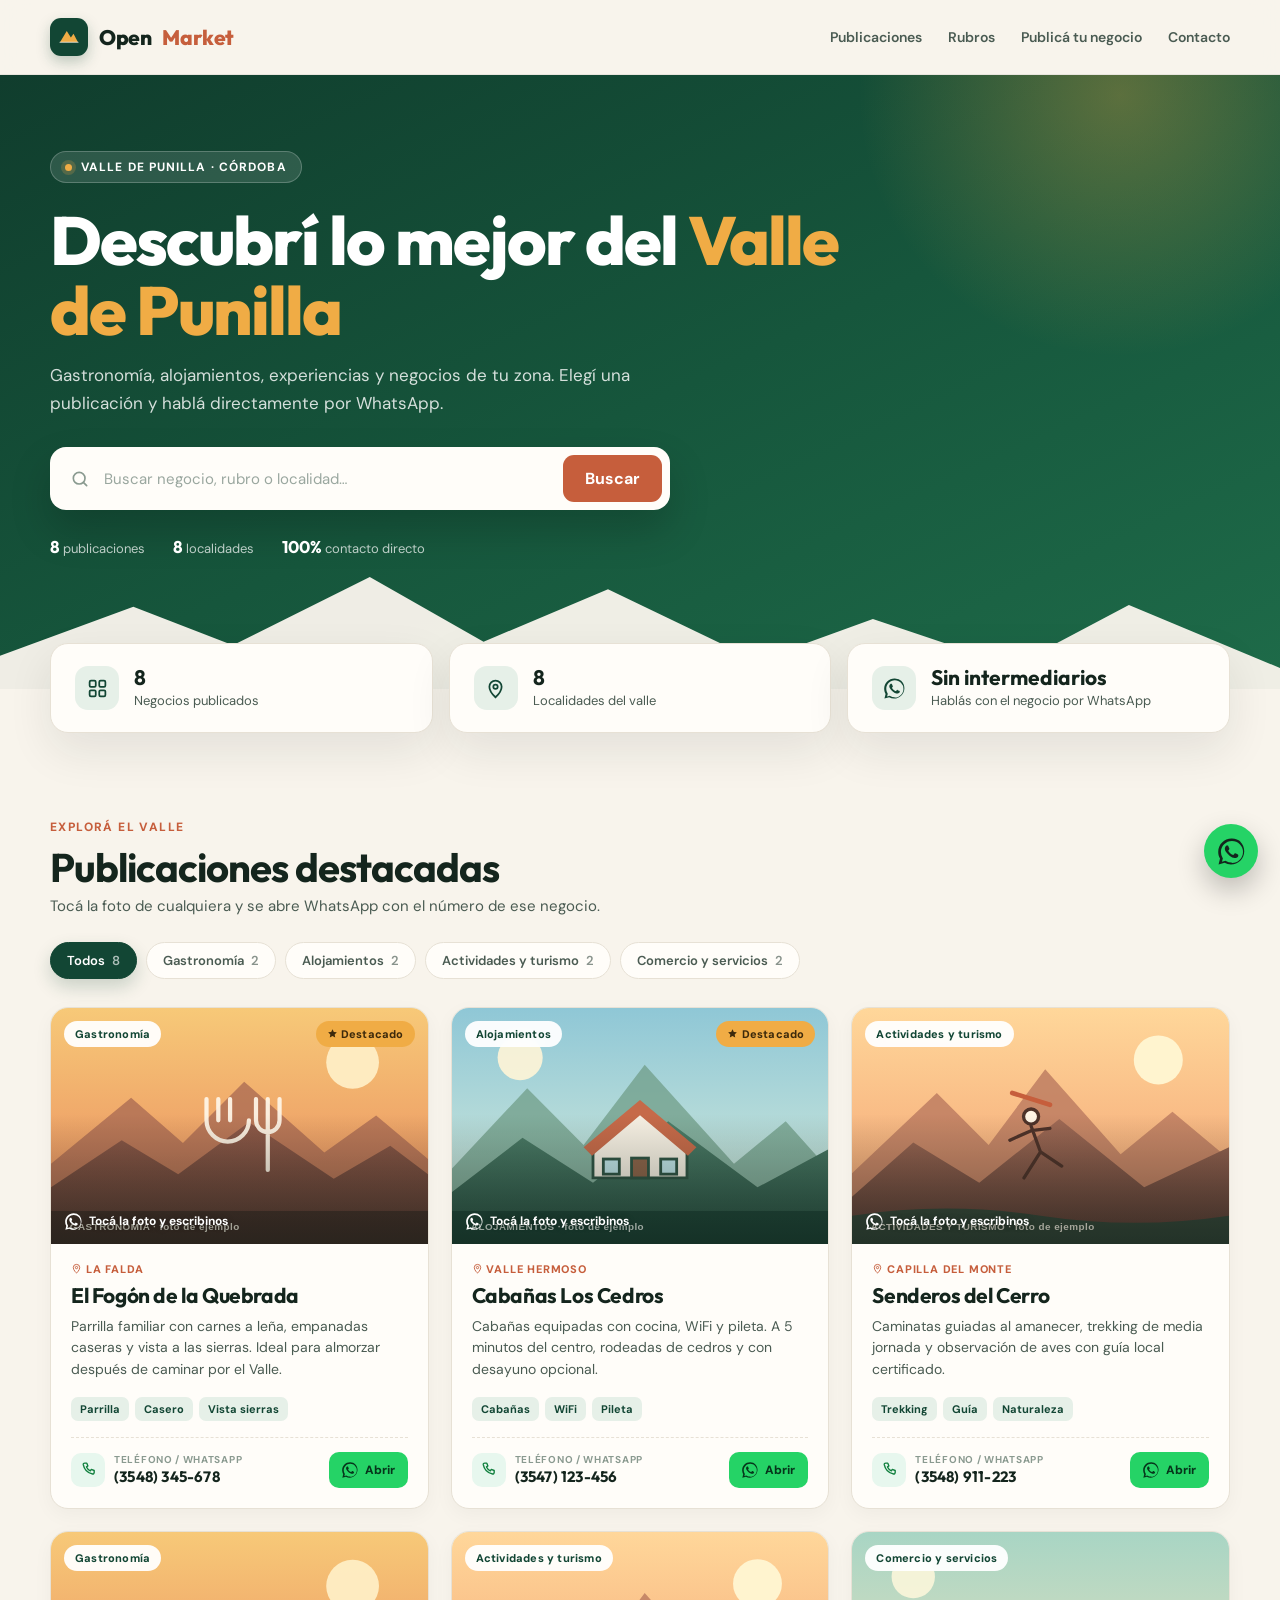
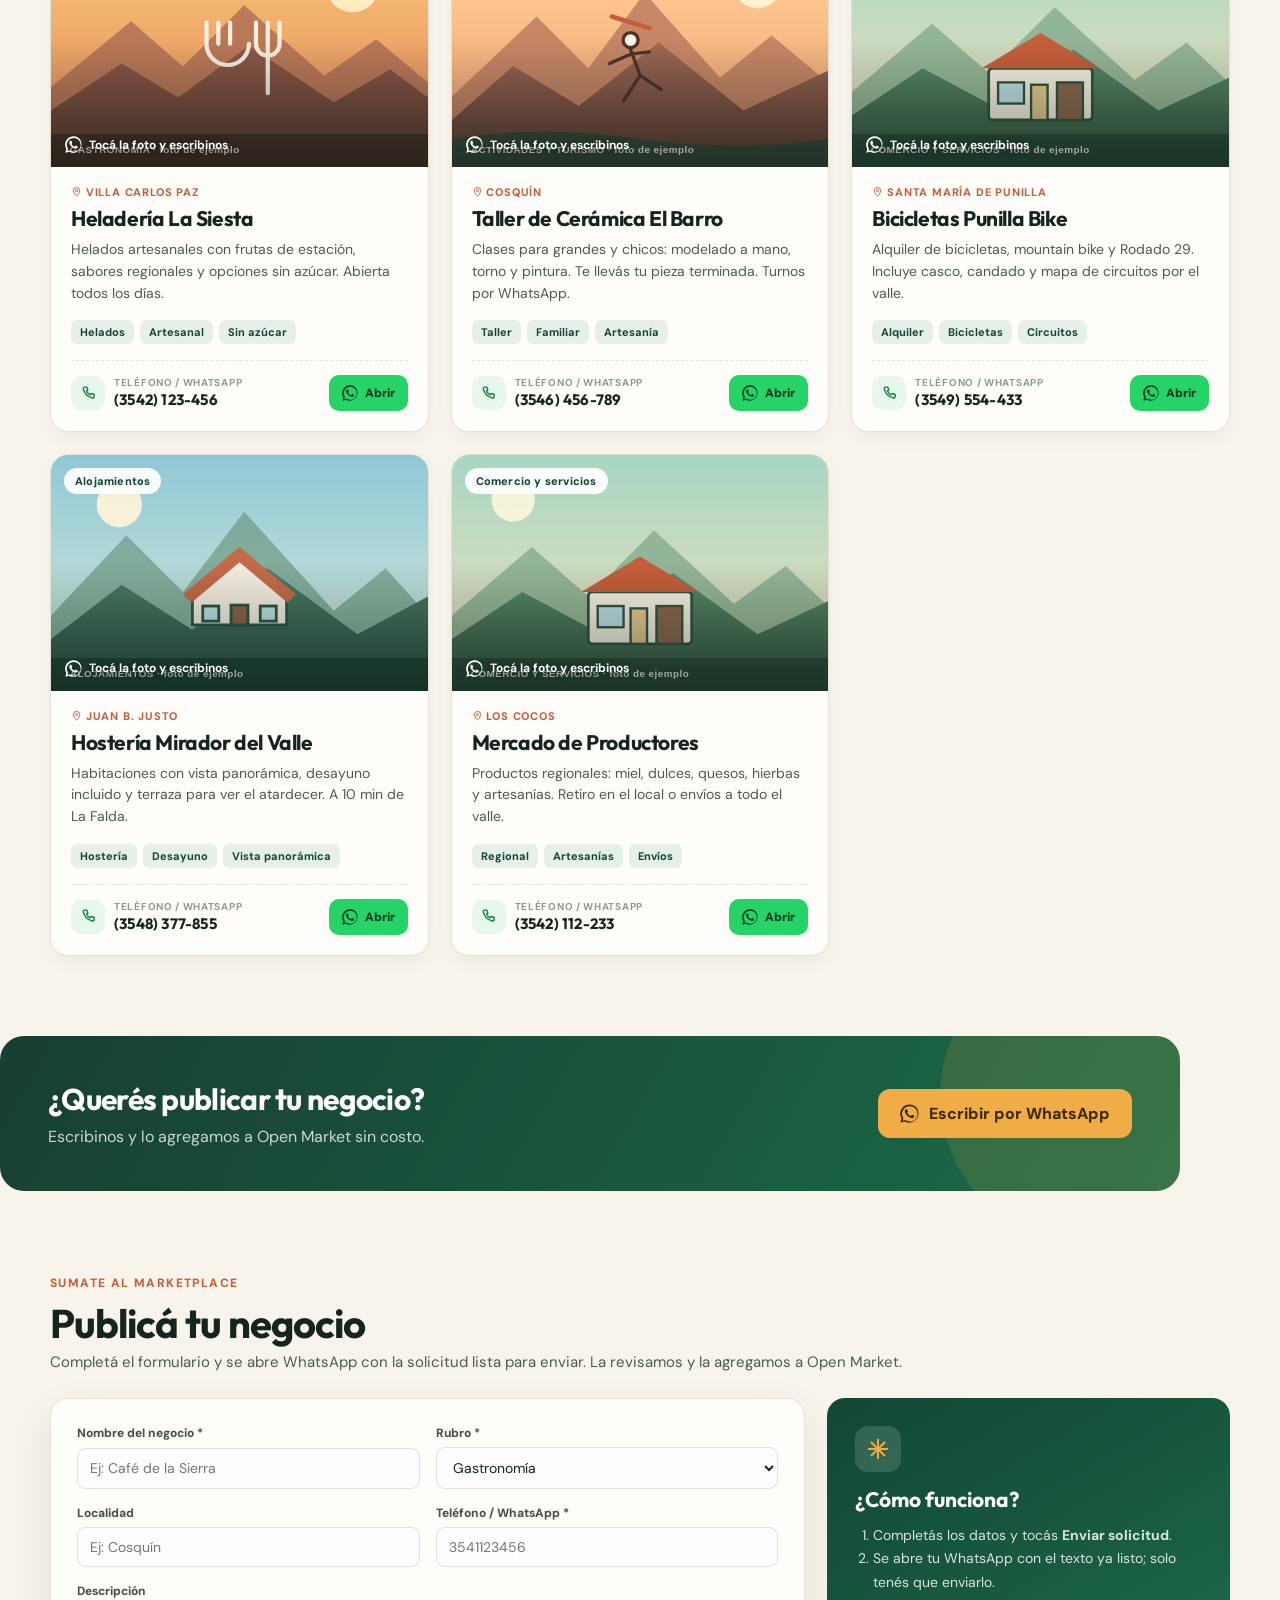
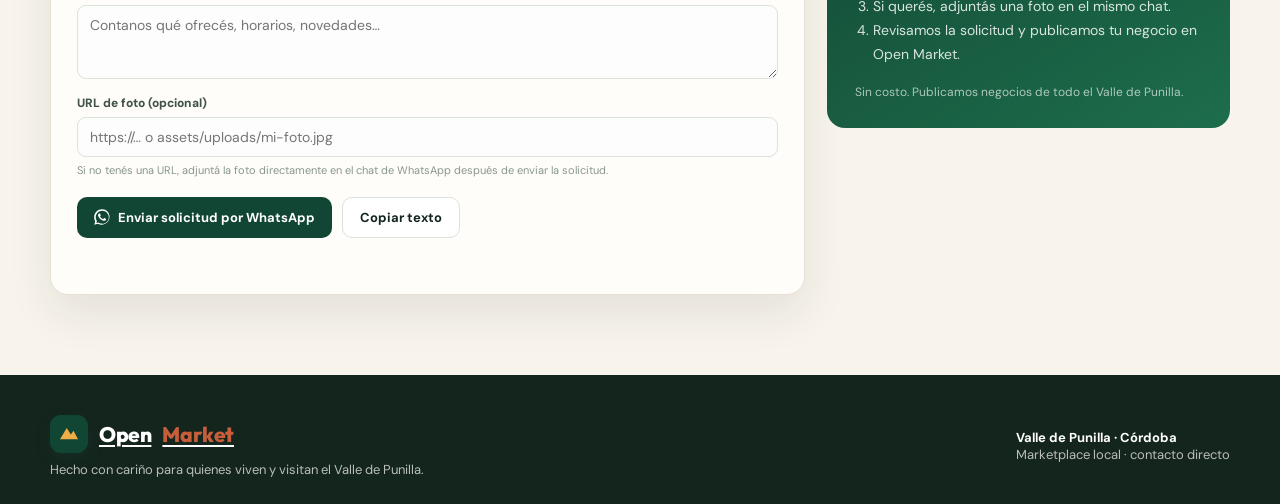
<file: index.html>
<!doctype html>
<html lang="es">
<head>
  <meta charset="utf-8">
  <meta name="viewport" content="width=device-width, initial-scale=1">
  <title>Open Market · Valle de Punilla</title>
  <meta name="description" content="Gastronomía, alojamientos, experiencias y negocios del Valle de Punilla, Córdoba. Contacto directo por WhatsApp.">
  <meta property="og:title" content="Open Market · Valle de Punilla">
  <meta property="og:description" content="Lo mejor del valle, a un toque de distancia.">
  <meta property="og:type" content="website">
  <link rel="icon" href="data:image/svg+xml,%3Csvg xmlns='http://www.w3.org/2000/svg' viewBox='0 0 64 64'%3E%3Crect width='64' height='64' rx='16' fill='%23124634'/%3E%3Cpath d='M10 44 26 20l10 14 7-9 11 19z' fill='%23f0ac45'/%3E%3C/svg%3E">
  <link rel="stylesheet" href="assets/styles.css?v=2">
</head>
<body>
  <svg style="display:none" aria-hidden="true">
    <symbol id="i-search" viewBox="0 0 24 24"><circle cx="11" cy="11" r="7" fill="none" stroke="currentColor" stroke-width="2"/><path d="m20 20-4-4" stroke="currentColor" stroke-width="2" stroke-linecap="round"/></symbol>
    <symbol id="i-wa" viewBox="0 0 24 24"><path fill="currentColor" d="M20.52 3.77A11.86 11.86 0 0 0 12.05.5C5.5.5.2 5.8.2 12.35c0 2.09.55 4.13 1.6 5.93L.5 23.5l5.35-1.4a11.8 11.8 0 0 0 5.6 1.43h.01c6.55 0 11.85-5.3 11.85-11.85 0-3.17-1.24-6.15-3.49-8.39zm-8.47 18.1h-.01a9.8 9.8 0 0 1-4.99-1.37l-.36-.21-3.17.83.84-3.09-.24-.32a9.78 9.78 0 0 1-1.5-5.22c0-5.4 4.4-9.8 9.81-9.8 2.62 0 5.08 1.02 6.93 2.87a9.75 9.75 0 0 1 2.87 6.94c0 5.41-4.4 9.79-9.81 9.79zm5.38-7.33c-.29-.15-1.72-.85-1.99-.94-.27-.1-.47-.15-.67.15-.2.29-.76.94-.94 1.13-.17.2-.35.22-.64.07-.29-.15-1.23-.45-2.35-1.45-.87-.77-1.45-1.73-1.62-2.02-.17-.29-.02-.44.13-.59.13-.13.29-.35.44-.52.15-.17.2-.29.29-.49.1-.2.05-.37-.02-.52-.07-.15-.67-1.61-.92-2.2-.24-.58-.49-.5-.67-.51h-.57c-.2 0-.52.07-.79.37-.27.29-1.04 1.01-1.04 2.47s1.06 2.86 1.21 3.05c.15.2 2.09 3.19 5.06 4.47.71.3 1.26.49 1.69.63.71.22 1.36.19 1.87.12.57-.09 1.72-.7 1.96-1.38.24-.68.24-1.26.17-1.38-.07-.12-.27-.2-.56-.35z"/></symbol>
    <symbol id="i-phone" viewBox="0 0 24 24"><path fill="none" stroke="currentColor" stroke-width="2" stroke-linecap="round" stroke-linejoin="round" d="M6.6 3h3l1.5 4-2 1.4a12 12 0 0 0 5.5 5.5l1.4-2 4 1.5v3a2 2 0 0 1-2.2 2A16.8 16.8 0 0 1 4.6 5.2 2 2 0 0 1 6.6 3z"/></symbol>
    <symbol id="i-pin" viewBox="0 0 24 24"><path fill="none" stroke="currentColor" stroke-width="2" d="M12 22s7-6.3 7-12a7 7 0 1 0-14 0c0 5.7 7 12 7 12z"/><circle cx="12" cy="10" r="2.5" fill="none" stroke="currentColor" stroke-width="2"/></symbol>
    <symbol id="i-star" viewBox="0 0 24 24"><path fill="currentColor" d="m12 2.5 2.9 6 6.6.9-4.8 4.6 1.2 6.5L12 17.4l-5.9 3.1 1.2-6.5-4.8-4.6 6.6-.9z"/></symbol>
    <symbol id="i-grid" viewBox="0 0 24 24"><rect x="3" y="3" width="7" height="7" rx="1.5" fill="none" stroke="currentColor" stroke-width="2"/><rect x="14" y="3" width="7" height="7" rx="1.5" fill="none" stroke="currentColor" stroke-width="2"/><rect x="3" y="14" width="7" height="7" rx="1.5" fill="none" stroke="currentColor" stroke-width="2"/><rect x="14" y="14" width="7" height="7" rx="1.5" fill="none" stroke="currentColor" stroke-width="2"/></symbol>
    <symbol id="i-spark" viewBox="0 0 24 24"><path fill="none" stroke="currentColor" stroke-width="2" stroke-linejoin="round" d="M12 2v20M2 12h20M5 5l14 14M19 5 5 19"/></symbol>
  </svg>

  <header class="site-header">
    <div class="wrap">
      <a class="brand" href="#top" aria-label="Open Market, inicio">
        <span class="brand__mark"><svg viewBox="0 0 64 64" aria-hidden="true"><path d="M8 46 26 16l11 17 7-10 12 23z" fill="#f0ac45"/><path d="M8 46h48" stroke="#fff" stroke-width="3" stroke-linecap="round" opacity=".7"/></svg></span>
        Open<span>Market</span>
      </a>
      <nav class="nav" aria-label="Navegación principal">
        <a href="#publicaciones">Publicaciones</a>
        <a href="#rubros">Rubros</a>
        <a href="#publicar">Publicá tu negocio</a>
        <a href="#contacto">Contacto</a>
      </nav>
    </div>
  </header>

  <main id="top">
    <section class="hero">
      <div class="hero__glow"></div>
      <div class="wrap">
        <span class="eyebrow"><i></i> <span id="hero-region">Valle de Punilla · Córdoba</span></span>
        <h1 id="hero-title">Descubrí lo mejor del <em>Valle de Punilla</em></h1>
        <p id="hero-text">Gastronomía, alojamientos, experiencias y negocios de tu zona. Elegí una publicación y hablá directamente por WhatsApp.</p>
        <form class="searchbar" id="search-form" role="search">
          <svg width="20" height="20" aria-hidden="true"><use href="#i-search"/></svg>
          <input id="search-input" type="search" placeholder="Buscar negocio, rubro o localidad…" aria-label="Buscar publicaciones">
          <button type="submit">Buscar</button>
        </form>
        <div class="hero__meta">
          <span><b id="stat-hero-count">—</b> publicaciones</span>
          <span><b id="stat-hero-localities">—</b> localidades</span>
          <span><b>100%</b> contacto directo</span>
        </div>
      </div>
    </section>

    <section class="stats">
      <div class="wrap stats__grid">
        <div class="stat"><div class="stat__icon"><svg width="21" height="21" aria-hidden="true"><use href="#i-grid"/></svg></div><div><b id="stat-count">—</b><small>Negocios publicados</small></div></div>
        <div class="stat"><div class="stat__icon"><svg width="21" height="21" aria-hidden="true"><use href="#i-pin"/></svg></div><div><b id="stat-localities">—</b><small>Localidades del valle</small></div></div>
        <div class="stat"><div class="stat__icon"><svg width="21" height="21" aria-hidden="true"><use href="#i-wa"/></svg></div><div><b>Sin intermediarios</b><small>Hablás con el negocio por WhatsApp</small></div></div>
      </div>
    </section>

    <section class="section" id="publicaciones">
      <div class="wrap">
        <div class="section__head">
          <div>
            <span class="kicker">Explorá el valle</span>
            <h2>Publicaciones destacadas</h2>
            <p>Tocá la foto de cualquiera y se abre WhatsApp con el número de ese negocio.</p>
          </div>
        </div>
        <div class="chips" id="chips" role="group" aria-label="Filtrar por rubro"></div>
        <div class="grid" id="grid" aria-live="polite"></div>
      </div>
    </section>

    <section class="wrap cta" id="contacto">
      <div class="cta__inner">
        <div>
          <h2 id="contact-title">¿Querés publicar tu negocio?</h2>
          <p id="contact-text">Escribinos y lo agregamos a Open Market sin costo.</p>
        </div>
        <a class="cta__btn" id="contact-link" href="#" target="_blank" rel="noopener">
          <svg width="19" height="19" aria-hidden="true"><use href="#i-wa"/></svg> Escribir por WhatsApp
        </a>
      </div>
    </section>

    <section class="section submit-section" id="publicar">
      <div class="wrap">
        <div class="section__head">
          <div>
            <span class="kicker">Sumate al marketplace</span>
            <h2>Publicá tu negocio</h2>
            <p>Completá el formulario y se abre WhatsApp con la solicitud lista para enviar. La revisamos y la agregamos a Open Market.</p>
          </div>
        </div>
        <div class="submit-grid">
          <form class="panel-form" id="submit-form">
            <div class="field-grid">
              <div class="field"><label for="s-title">Nombre del negocio *</label><input id="s-title" name="title" required placeholder="Ej: Café de la Sierra"></div>
              <div class="field"><label for="s-category">Rubro *</label><select id="s-category" name="category" required></select></div>
              <div class="field"><label for="s-location">Localidad</label><input id="s-location" name="location" placeholder="Ej: Cosquín"></div>
              <div class="field"><label for="s-phone">Teléfono / WhatsApp *</label><input id="s-phone" name="phone" required placeholder="3541123456"></div>
              <div class="field field--full"><label for="s-description">Descripción</label><textarea id="s-description" name="description" placeholder="Contanos qué ofrecés, horarios, novedades…"></textarea></div>
              <div class="field field--full"><label for="s-image">URL de foto (opcional)</label><input id="s-image" name="image" placeholder="https://… o assets/uploads/mi-foto.jpg"><small>Si no tenés una URL, adjuntá la foto directamente en el chat de WhatsApp después de enviar la solicitud.</small></div>
            </div>
            <div class="submit-actions">
              <button class="btn btn--primary" type="submit"><svg width="16" height="16" aria-hidden="true"><use href="#i-wa"/></svg> Enviar solicitud por WhatsApp</button>
              <button class="btn btn--ghost" type="button" id="copy-submission">Copiar texto</button>
            </div>
            <p class="form-status" id="form-status" role="status"></p>
          </form>
          <aside class="submit-aside">
            <div class="submit-aside__icon"><svg width="24" height="24" aria-hidden="true"><use href="#i-spark"/></svg></div>
            <h3>¿Cómo funciona?</h3>
            <ol>
              <li>Completás los datos y tocás <b>Enviar solicitud</b>.</li>
              <li>Se abre tu WhatsApp con el texto ya listo; solo tenés que enviarlo.</li>
              <li>Si querés, adjuntás una foto en el mismo chat.</li>
              <li>Revisamos la solicitud y publicamos tu negocio en Open Market.</li>
            </ol>
            <p class="submit-aside__note">Sin costo. Publicamos negocios de todo el Valle de Punilla.</p>
          </aside>
        </div>
      </div>
    </section>
  </main>

  <footer class="site-footer">
    <div class="wrap">
      <div>
        <a class="brand" href="#top"><span class="brand__mark"><svg viewBox="0 0 64 64" aria-hidden="true"><path d="M8 46 26 16l11 17 7-10 12 23z" fill="#f0ac45"/></svg></span>Open<span>Market</span></a>
        <div id="footer-text" style="margin-top:8px">Hecho con cariño para quienes viven y visitan el Valle de Punilla.</div>
      </div>
      <div><strong id="footer-region">Valle de Punilla · Córdoba</strong><br><span id="footer-tagline">Marketplace local · contacto directo</span></div>
    </div>
  </footer>

  <a class="fab-wa" id="fab-wa" href="#" target="_blank" rel="noopener" aria-label="Contactar por WhatsApp"><svg aria-hidden="true"><use href="#i-wa"/></svg></a>

  <script src="assets/app.js?v=2"></script>
</body>
</html>
</file>
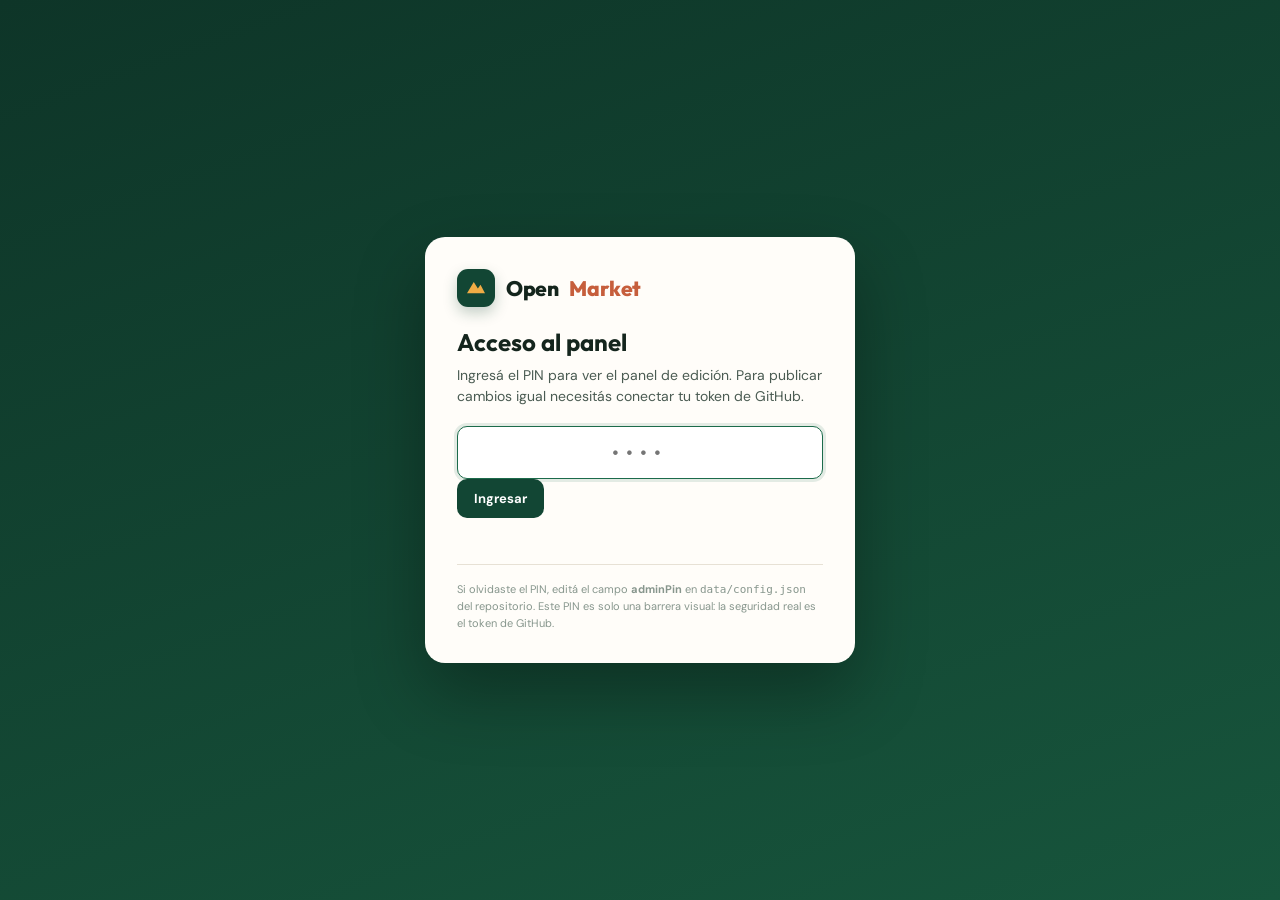
<file: admin/index.html>
<!doctype html>
<html lang="es">
<head>
  <meta charset="utf-8">
  <meta name="viewport" content="width=device-width, initial-scale=1">
  <meta name="robots" content="noindex, nofollow">
  <title>Administrar · Open Market</title>
  <link rel="icon" href="data:image/svg+xml,%3Csvg xmlns='http://www.w3.org/2000/svg' viewBox='0 0 64 64'%3E%3Crect width='64' height='64' rx='16' fill='%23124634'/%3E%3Cpath d='M10 44 26 20l10 14 7-9 11 19z' fill='%23f0ac45'/%3E%3C/svg%3E">
  <link rel="stylesheet" href="../assets/styles.css?v=2">
</head>
<body class="admin locked">
  <div id="pin-gate">
    <div class="pin-card">
      <div class="brand"><span class="brand__mark"><svg viewBox="0 0 64 64" aria-hidden="true"><path d="M8 46 26 16l11 17 7-10 12 23z" fill="#f0ac45"/></svg></span>Open<span>Market</span></div>
      <h1>Acceso al panel</h1>
      <p>Ingresá el PIN para ver el panel de edición. Para publicar cambios igual necesitás conectar tu token de GitHub.</p>
      <input id="pin-input" type="password" inputmode="numeric" maxlength="8" placeholder="••••" autocomplete="off" aria-label="PIN del panel">
      <button class="btn btn--primary" id="pin-enter">Ingresar</button>
      <div class="pin-error" id="pin-error"></div>
      <div class="pin-help">Si olvidaste el PIN, editá el campo <b>adminPin</b> en <code>data/config.json</code> del repositorio. Este PIN es solo una barrera visual: la seguridad real es el token de GitHub.</div>
    </div>
  </div>

  <div class="admin__layout">
    <aside class="admin__side">
      <div class="brand"><span class="brand__mark"><svg viewBox="0 0 64 64" aria-hidden="true"><path d="M8 46 26 16l11 17 7-10 12 23z" fill="#f0ac45"/></svg></span>Open<span>Market</span></div>

      <div class="side-label">Panel</div>
      <nav class="side-nav" id="side-nav">
        <button class="is-active" data-tab="pubs"><span>▦</span><span>Publicaciones</span></button>
        <button data-tab="pending"><span>⇩</span><span>Solicitudes</span><span class="nav-badge" id="pending-count" style="display:none">0</span></button>
        <button data-tab="config"><span>⚙</span><span>Configuración</span></button>
        <button data-tab="help"><span>?</span><span>Ayuda</span></button>
      </nav>

      <div class="side-label">Acceso a GitHub</div>
      <div id="token-state" style="font-size:12px;color:rgba(255,255,255,.75);padding:0 12px">
        <span class="token-dot"></span> Sin conectar
      </div>
      <div style="padding:12px">
        <input id="token-input" type="password" placeholder="GitHub token" autocomplete="off" style="width:100%;border:1px solid rgba(255,255,255,.2);background:rgba(255,255,255,.08);color:#fff;border-radius:8px;padding:9px 10px;font-size:12px;outline:0">
        <button class="btn btn--primary btn--sm" id="token-connect" style="width:100%;justify-content:center;margin-top:8px">Conectar</button>
        <button class="btn btn--ghost btn--sm" id="token-logout" style="width:100%;justify-content:center;margin-top:6px;display:none">Desconectar</button>
      </div>

      <div class="side-note">
        El token se guarda solo en este navegador. <b>Nunca se sube al repositorio.</b><br>
        <a href="https://github.com/settings/tokens/new?scopes=repo&description=Open%20Market%20Admin" target="_blank" rel="noopener">Crear token en GitHub →</a>
      </div>
      <button class="btn btn--ghost btn--sm side-lock" id="lock-admin">🔒 Bloquear panel</button>
    </aside>

    <main class="admin__main">
      <div class="admin__top">
        <div>
          <h1>Panel de edición</h1>
          <p id="draft-status">Cargando publicaciones…</p>
        </div>
        <div class="admin__actions">
          <a class="btn btn--ghost" id="view-site" href="../index.html" target="_blank" rel="noopener">Ver la web ↗</a>
          <button class="btn btn--ghost" id="download-json">Descargar JSON</button>
          <button class="btn btn--primary" id="save-github">Guardar en GitHub</button>
        </div>
      </div>

      <div id="alert-zone"></div>

      <!-- PUBLICACIONES -->
      <section id="tab-pubs">
        <div class="panel">
          <h2>Publicaciones</h2>
          <p>Editá el texto, el teléfono y la foto de cada negocio. Tocá <b>Guardar en GitHub</b> para publicar los cambios en la web.</p>
          <div class="admin__actions" style="margin-bottom:16px">
            <button class="btn btn--primary" id="add-pub">+ Nueva publicación</button>
          </div>
          <div class="edit-list" id="edit-list"></div>
        </div>
      </section>

      <!-- SOLICITUDES -->
      <section id="tab-pending" style="display:none">
        <div class="panel">
          <h2>Solicitudes recibidas</h2>
          <p>Pegá acá el mensaje que te llegó por WhatsApp y convertilo en una publicación pendiente de aprobación.</p>
          <div class="field">
            <label>Mensaje de WhatsApp</label>
            <textarea id="submission-text" style="min-height:120px" placeholder="SOLICITUD OPEN MARKET · ID: SOL-20261117-AB12&#10;Negocio: ..."></textarea>
          </div>
          <div class="admin__actions" style="margin-top:12px">
            <button class="btn btn--primary" id="parse-submission">Convertir en solicitud</button>
          </div>
          <div class="edit-list" id="pending-list" style="margin-top:20px"></div>
        </div>
      </section>

      <!-- CONFIGURACIÓN -->
      <section id="tab-config" style="display:none">
        <div class="panel">
          <h2>Textos y contacto del sitio</h2>
          <p>Estos datos aparecen en el inicio, el pie de página y el botón flotante de WhatsApp.</p>
          <div class="field-grid" id="config-fields">
            <div class="field"><label>Nombre del sitio</label><input data-config="siteName"></div>
            <div class="field"><label>PIN de acceso al panel</label><input data-config="adminPin" inputmode="numeric" maxlength="8" placeholder="1978"><small>Barrera visual; no reemplaza al token de GitHub.</small></div>
            <div class="field"><label>Región / subtitle</label><input data-config="region"></div>
            <div class="field field--full"><label>Título principal</label><input data-config="heroTitle"><small>La palabra "Valle de Punilla" se muestra destacada en color.</small></div>
            <div class="field field--full"><label>Texto de bienvenida</label><textarea data-config="heroText"></textarea></div>
            <div class="field"><label>Título del bloque de contacto</label><input data-config="contactTitle"></div>
            <div class="field"><label>WhatsApp del organizador</label><input data-config="contactPhone"><small>Solo números, con código de área. Ej: 3541123456</small></div>
            <div class="field field--full"><label>Texto del bloque de contacto</label><input data-config="contactText"></div>
            <div class="field field--full"><label>Texto del pie de página</label><input data-config="footerText"></div>
            <div class="field field--full"><label>Rubros (separados por coma)</label><input data-config="categoriesCsv"><small>Definen los filtros que aparecen arriba de las publicaciones.</small></div>
          </div>
          <div class="edit-item__foot"><button class="btn btn--ghost" id="download-config">Descargar config.json</button><button class="btn btn--primary" id="save-config">Guardar configuración en GitHub</button></div>
        </div>
      </section>

      <!-- AYUDA -->
      <section id="tab-help" style="display:none">
        <div class="panel howto">
          <h2>Cómo usar Open Market</h2>
          <p>Pasos para publicar y editar sin Know-how técnico.</p>
          <ol>
            <li>Ingresá el <b>PIN</b> del panel (por defecto <code>1978</code>). Se cambia en <b>Configuración</b>.</li>
            <li>Creá un token de GitHub con permiso <code>repo</code> (marcado arriba a la izquierda) y pegalo en "Conectar".</li>
            <li>En <b>Publicaciones</b>, tocá una existente o presioná <b>+ Nueva publicación</b>.</li>
            <li>Cargá título, rubro, localidad, descripción y <b>teléfono con código de área</b>. Ese número es el que se ve debajo de la foto.</li>
            <li>En <b>Foto</b>, elegí una imagen de tu computadora (se reduce automáticamente) o pegá una URL. Al tocar la foto en la web se abre WhatsApp con ese número.</li>
            <li>Activá <b>Destacado</b> si querés que aparezca primero.</li>
            <li>Presioná <b>Guardar en GitHub</b>. En pocos segundos los cambios se ven en la web pública.</li>
          </ol>
          <h2 style="margin-top:26px">Solicitudes de negocios</h2>
          <ol>
            <li>El formulario de la web pública envía un mensaje con ID y datos al WhatsApp del organizador.</li>
            <li>Copiá ese mensaje y pegalo en <b>Solicitudes</b>, tocá <b>Convertir en solicitud</b>.</li>
            <li>Revisá los datos, corregí lo que haga falta y tocá <b>Aprobar</b>: la publicación pasa a la lista principal.</li>
            <li>Recordá tocar <b>Guardar en GitHub</b> para que se vea en la web.</li>
          </ol>
          <div class="alert alert--info">
            <b>Sin token también podés trabajar:</b> los cambios se guardan como borrador en este navegador y podés bajar el archivo con "Descargar JSON". Para publicar, necesitás conectar el token.
          </div>
          <p>La web pública es <b id="help-url">playok24.github.io/open-market</b> y este panel está en <b id="help-admin-url">/admin/</b>.</p>
        </div>
      </section>
    </main>
  </div>

  <div class="statusbar" id="statusbar"></div>
  <script src="../assets/admin.js?v=2"></script>
</body>
</html>
</file>
<file: assets/styles.css>
@import url('https://fonts.googleapis.com/css2?family=Outfit:wght@400;500;600;700;800&family=DM+Sans:wght@400;500;600;700&display=swap');

:root {
  --ink: #14251d;
  --ink-soft: #4a5b52;
  --green: #124634;
  --green-2: #1c6b4b;
  --green-soft: #e6f0e8;
  --sand: #f8f4ec;
  --paper: #fffdf9;
  --terracotta: #c65e3c;
  --terracotta-dark: #a5482c;
  --sun: #f0ac45;
  --line: #e7e1d5;
  --shadow: 0 18px 45px rgba(20, 37, 29, .09);
  --radius: 18px;
  --font-display: 'Outfit', 'Segoe UI', system-ui, sans-serif;
  --font-body: 'DM Sans', 'Segoe UI', system-ui, sans-serif;
}

* { box-sizing: border-box; }

html { scroll-behavior: smooth; }

body {
  margin: 0;
  background: var(--sand);
  color: var(--ink);
  font-family: var(--font-body);
  -webkit-font-smoothing: antialiased;
}

a { color: inherit; text-decoration: none; }
img { max-width: 100%; display: block; }
button, input, textarea, select { font: inherit; }
button { cursor: pointer; }

.wrap { width: min(1180px, calc(100% - 40px)); margin: 0 auto; }

/* ---------- Header ---------- */
.site-header {
  position: sticky;
  top: 0;
  z-index: 50;
  background: rgba(248, 244, 236, .88);
  backdrop-filter: blur(14px);
  border-bottom: 1px solid rgba(20, 37, 29, .07);
}

.site-header .wrap {
  height: 74px;
  display: flex;
  align-items: center;
  justify-content: space-between;
  gap: 20px;
}

.brand { display: flex; align-items: center; gap: 11px; font-family: var(--font-display); font-weight: 800; font-size: 21px; letter-spacing: -.4px; }
.brand__mark { width: 38px; height: 38px; border-radius: 11px; background: var(--green); display: grid; place-items: center; box-shadow: 0 6px 14px rgba(18,70,52,.25); }
.brand__mark svg { width: 24px; height: 24px; }
.brand span { color: var(--terracotta); }

.nav { display: flex; align-items: center; gap: 26px; font-size: 14px; font-weight: 600; color: var(--ink-soft); }
.nav a:hover { color: var(--green); }
.nav__admin { display: inline-flex; align-items: center; gap: 7px; padding: 9px 15px; border: 1px solid var(--line); border-radius: 999px; background: var(--paper); color: var(--ink); }
.nav__admin:hover { border-color: var(--green-2); color: var(--green); }

/* ---------- Hero ---------- */
.hero { position: relative; overflow: hidden; background: linear-gradient(155deg, #103d2d 0%, #16563c 52%, #1e6b49 100%); color: #fff; }
.hero::after {
  content: '';
  position: absolute;
  inset: auto 0 0 0;
  height: 140px;
  background: url("data:image/svg+xml,%3Csvg xmlns='http://www.w3.org/2000/svg' viewBox='0 0 1440 160' preserveAspectRatio='none'%3E%3Cpath fill='%23f8f4ec' d='M0 122 150 66l112 44 154-78 128 74 140-60 168 82 130-48 158 54 130-70 170 72v24H0z'/%3E%3C/svg%3E") bottom center / 100% 100% no-repeat;
  opacity: .96;
}
.hero__glow { position: absolute; width: 560px; height: 560px; border-radius: 50%; right: -120px; top: -260px; background: radial-gradient(circle, rgba(240,172,69,.32), transparent 66%); }
.hero .wrap { position: relative; z-index: 2; padding: 76px 0 132px; }

.eyebrow { display: inline-flex; align-items: center; gap: 9px; padding: 7px 14px; border-radius: 999px; background: rgba(255,255,255,.12); border: 1px solid rgba(255,255,255,.22); font-size: 12px; font-weight: 700; letter-spacing: 1.1px; text-transform: uppercase; }
.eyebrow i { width: 7px; height: 7px; border-radius: 50%; background: var(--sun); box-shadow: 0 0 0 4px rgba(240,172,69,.2); }

.hero h1 { font-family: var(--font-display); font-size: clamp(38px, 5.6vw, 68px); line-height: 1.03; letter-spacing: -2px; margin: 22px 0 16px; max-width: 800px; font-weight: 800; }
.hero h1 em { font-style: normal; color: var(--sun); }
.hero p { max-width: 620px; font-size: 17px; line-height: 1.65; color: rgba(255,255,255,.82); margin: 0 0 30px; }

.searchbar { display: flex; align-items: center; gap: 12px; max-width: 620px; background: var(--paper); padding: 8px 8px 8px 20px; border-radius: 16px; box-shadow: 0 20px 40px rgba(0,0,0,.18); }
.searchbar svg { flex: none; color: #8a9a90; }
.searchbar input { flex: 1; min-width: 0; border: 0; outline: 0; background: transparent; font-size: 15px; color: var(--ink); }
.searchbar input::placeholder { color: #9aa79f; }
.searchbar button { border: 0; background: var(--terracotta); color: #fff; font-weight: 700; padding: 13px 22px; border-radius: 11px; transition: .2s; }
.searchbar button:hover { background: var(--terracotta-dark); }

.hero__meta { display: flex; gap: 28px; margin-top: 26px; flex-wrap: wrap; font-size: 13px; color: rgba(255,255,255,.72); }
.hero__meta b { color: #fff; font-family: var(--font-display); font-size: 17px; }

/* ---------- Stats ---------- */
.stats { background: var(--sand); padding: 8px 0 34px; }
.stats__grid { display: grid; grid-template-columns: repeat(3, 1fr); gap: 16px; margin-top: -54px; position: relative; z-index: 3; }
.stat { background: var(--paper); border: 1px solid var(--line); border-radius: var(--radius); padding: 22px 24px; box-shadow: var(--shadow); display: flex; align-items: center; gap: 15px; }
.stat__icon { width: 44px; height: 44px; flex: none; border-radius: 13px; background: var(--green-soft); color: var(--green); display: grid; place-items: center; }
.stat b { display: block; font-family: var(--font-display); font-size: 21px; line-height: 1.1; }
.stat small { color: var(--ink-soft); font-size: 13px; }

/* ---------- Section ---------- */
.section { padding: 48px 0 80px; }
.section__head { display: flex; align-items: flex-end; justify-content: space-between; gap: 24px; margin-bottom: 26px; flex-wrap: wrap; }
.section__head h2 { font-family: var(--font-display); font-size: clamp(28px, 3.2vw, 40px); letter-spacing: -1px; margin: 6px 0 4px; }
.section__head p { margin: 0; color: var(--ink-soft); font-size: 15px; }
.kicker { color: var(--terracotta); font-weight: 800; font-size: 12px; letter-spacing: 1.4px; text-transform: uppercase; }

.chips { display: flex; flex-wrap: wrap; gap: 9px; margin-bottom: 28px; }
.chip { border: 1px solid var(--line); background: var(--paper); color: var(--ink-soft); padding: 9px 16px; border-radius: 999px; font-size: 13px; font-weight: 600; transition: .18s; }
.chip:hover { border-color: var(--green-2); color: var(--green); }
.chip.is-active { background: var(--green); border-color: var(--green); color: #fff; box-shadow: 0 8px 18px rgba(18,70,52,.2); }
.chip b { opacity: .65; font-weight: 600; margin-left: 4px; }

.grid { display: grid; grid-template-columns: repeat(3, minmax(0, 1fr)); gap: 22px; }

.card { background: var(--paper); border: 1px solid var(--line); border-radius: var(--radius); overflow: hidden; box-shadow: 0 6px 20px rgba(20,37,29,.04); transition: transform .22s, box-shadow .22s; display: flex; flex-direction: column; }
.card:hover { transform: translateY(-5px); box-shadow: var(--shadow); }
.card__photo { position: relative; display: block; aspect-ratio: 16 / 10; overflow: hidden; background: var(--green-soft); }
.card__photo img { width: 100%; height: 100%; object-fit: cover; transition: transform .5s ease; }
.card:hover .card__photo img { transform: scale(1.06); }
.card__photo::after { content: ''; position: absolute; inset: 0; background: linear-gradient(180deg, transparent 45%, rgba(10,25,18,.42)); pointer-events: none; }
.card__badges { position: absolute; z-index: 2; top: 13px; left: 13px; right: 13px; display: flex; justify-content: space-between; gap: 8px; }
.badge { padding: 6px 11px; border-radius: 999px; font-size: 11px; font-weight: 800; letter-spacing: .2px; backdrop-filter: blur(8px); }
.badge--cat { background: rgba(255,255,255,.94); color: var(--green); }
.badge--star { background: var(--sun); color: #3d2a0c; }
.card__hint { position: absolute; z-index: 2; bottom: 14px; left: 14px; color: #fff; font-size: 12px; font-weight: 700; display: flex; align-items: center; gap: 7px; text-shadow: 0 1px 6px rgba(0,0,0,.4); }
.card__hint svg { width: 17px; height: 17px; }

.card__body { padding: 18px 20px 20px; display: flex; flex-direction: column; flex: 1; }
.card__loc { color: var(--terracotta); font-size: 11px; font-weight: 800; letter-spacing: .8px; text-transform: uppercase; }
.card__body h3 { font-family: var(--font-display); font-size: 21px; letter-spacing: -.4px; margin: 6px 0 8px; }
.card__body p { color: var(--ink-soft); font-size: 14px; line-height: 1.55; margin: 0 0 16px; }
.tags { display: flex; flex-wrap: wrap; gap: 6px; margin-top: auto; margin-bottom: 16px; }
.tag { background: var(--green-soft); color: var(--green); border-radius: 7px; padding: 5px 9px; font-size: 11px; font-weight: 700; }

.card__contact { border-top: 1px dashed var(--line); padding-top: 14px; display: flex; align-items: center; justify-content: space-between; gap: 10px; }
.phone { display: flex; align-items: center; gap: 9px; min-width: 0; }
.phone__icon { width: 34px; height: 34px; flex: none; border-radius: 10px; background: #e7f7ee; color: #12803f; display: grid; place-items: center; }
.phone small { display: block; font-size: 10px; color: #8a9a90; text-transform: uppercase; letter-spacing: .7px; font-weight: 700; }
.phone b { font-size: 15px; font-family: var(--font-display); letter-spacing: .2px; }
.card__wa { display: inline-flex; align-items: center; justify-content: center; gap: 7px; background: #25D366; color: #06351b; font-weight: 800; font-size: 12px; padding: 10px 13px; border-radius: 10px; white-space: nowrap; transition: .2s; }
.card__wa:hover { background: #1fbe5b; transform: translateY(-1px); }
.card__wa svg { width: 16px; height: 16px; }

.empty { grid-column: 1 / -1; text-align: center; padding: 70px 20px; background: var(--paper); border: 1px dashed var(--line); border-radius: var(--radius); }
.empty h3 { font-family: var(--font-display); font-size: 22px; margin: 12px 0 6px; }
.empty p { color: var(--ink-soft); margin: 0; }

/* ---------- CTA ---------- */
.cta { margin: 0 0 80px; }
.cta__inner { background: linear-gradient(120deg, #173f31, #1b6b49); color: #fff; border-radius: 24px; padding: 44px 48px; display: flex; align-items: center; justify-content: space-between; gap: 30px; flex-wrap: wrap; position: relative; overflow: hidden; }
.cta__inner::after { content: ''; position: absolute; right: -60px; top: -90px; width: 300px; height: 300px; border-radius: 50%; background: rgba(240,172,69,.14); }
.cta h2 { font-family: var(--font-display); font-size: 30px; letter-spacing: -.7px; margin: 0 0 8px; }
.cta p { margin: 0; color: rgba(255,255,255,.78); }
.cta__btn { position: relative; z-index: 2; display: inline-flex; align-items: center; gap: 10px; background: var(--sun); color: #3d2a0c; padding: 14px 22px; border-radius: 12px; font-weight: 800; }
.cta__btn:hover { background: #f7bc60; }

/* ---------- Formulario de solicitudes ---------- */
.submit-section { padding-top: 0; }
.submit-grid { display: grid; grid-template-columns: minmax(0, 1.5fr) minmax(260px, .8fr); gap: 22px; align-items: start; }
.panel-form { background: var(--paper); border: 1px solid var(--line); border-radius: var(--radius); padding: 26px; box-shadow: var(--shadow); }
.panel-form .field-grid { gap: 16px; }
.submit-actions { display: flex; gap: 10px; flex-wrap: wrap; margin-top: 20px; }
.form-status { min-height: 18px; margin: 12px 0 0; font-size: 13px; color: var(--green); font-weight: 600; }
.form-status.err { color: var(--terracotta-dark); }
.submit-aside { background: linear-gradient(150deg, #124634, #1d6d4b); color: #fff; border-radius: var(--radius); padding: 28px; }
.submit-aside__icon { width: 46px; height: 46px; border-radius: 13px; background: rgba(255,255,255,.14); display: grid; place-items: center; margin-bottom: 14px; color: var(--sun); }
.submit-aside h3 { font-family: var(--font-display); font-size: 21px; margin: 0 0 12px; }
.submit-aside ol { margin: 0; padding-left: 18px; color: rgba(255,255,255,.84); font-size: 14px; line-height: 1.7; }
.submit-aside__note { margin: 18px 0 0; font-size: 12px; color: rgba(255,255,255,.65); }

/* ---------- PIN de acceso al panel ---------- */
#pin-gate { position: fixed; inset: 0; z-index: 200; background: linear-gradient(160deg, #0e3528, #17553c); display: flex; align-items: center; justify-content: center; padding: 24px; }
.admin:not(.locked) #pin-gate { display: none; }
.admin.locked .admin__layout { display: none; }
.pin-card { width: min(430px, 100%); background: var(--paper); border-radius: 20px; padding: 32px; box-shadow: 0 30px 70px rgba(0,0,0,.32); }
.pin-card .brand { color: var(--ink); margin-bottom: 20px; }
.pin-card .brand span { color: var(--terracotta); }
.pin-card h1 { font-family: var(--font-display); font-size: 24px; margin: 0 0 8px; }
.pin-card p { color: var(--ink-soft); font-size: 14px; line-height: 1.55; margin: 0 0 18px; }
.pin-card input { width: 100%; border: 1px solid #dbe3db; border-radius: 10px; padding: 13px 14px; font-size: 19px; letter-spacing: 7px; text-align: center; outline: 0; }
.pin-card input:focus { border-color: var(--green-2); box-shadow: 0 0 0 3px rgba(28,107,75,.12); }
.pin-error { min-height: 18px; color: #b93d28; font-size: 12px; margin-top: 10px; text-align: center; font-weight: 700; }
.pin-help { margin-top: 18px; padding-top: 16px; border-top: 1px solid var(--line); font-size: 11px; color: #87968d; line-height: 1.5; }

/* ---------- Solicitudes pendientes ---------- */
.pending-badge { background: #fff4d6; color: #8a5a0a; padding: 4px 8px; border-radius: 6px; font-size: 10px; font-weight: 800; white-space: nowrap; }
.nav-badge { margin-left: auto; background: var(--sun); color: #3d2a0c; border-radius: 999px; padding: 1px 7px; font-size: 10px; font-weight: 800; }
.side-lock { margin-top: 10px; width: 100%; justify-content: center; }

/* ---------- Footer ---------- */
.site-footer { background: var(--ink); color: rgba(255,255,255,.7); padding: 40px 0 26px; font-size: 13px; }
.site-footer .wrap { display: flex; justify-content: space-between; align-items: center; gap: 20px; flex-wrap: wrap; }
.site-footer .brand { color: #fff; }
.site-footer strong { color: #fff; }
.site-footer a { text-decoration: underline; text-underline-offset: 3px; }

.fab-wa { position: fixed; right: 22px; bottom: 22px; z-index: 60; width: 54px; height: 54px; border-radius: 50%; background: #25D366; display: grid; place-items: center; box-shadow: 0 12px 28px rgba(0,0,0,.24); transition: .2s; }
.fab-wa:hover { transform: scale(1.07); }
.fab-wa svg { width: 27px; height: 27px; }

/* ---------- Admin ---------- */
.admin { min-height: 100vh; background: #f2f5f2; }
.admin__layout { display: grid; grid-template-columns: 264px 1fr; min-height: 100vh; }
.admin__side { background: var(--ink); color: #fff; padding: 26px 20px; position: sticky; top: 0; height: 100vh; overflow-y: auto; }
.admin__side .brand { color: #fff; margin-bottom: 28px; }
.admin__side .brand span { color: var(--sun); }
.side-label { font-size: 10px; letter-spacing: 1.4px; text-transform: uppercase; color: rgba(255,255,255,.45); font-weight: 800; margin: 22px 0 8px 10px; }
.side-nav { display: grid; gap: 4px; }
.side-nav button { border: 0; background: transparent; color: rgba(255,255,255,.72); text-align: left; padding: 11px 13px; border-radius: 10px; font-weight: 600; font-size: 14px; display: flex; gap: 10px; align-items: center; }
.side-nav button:hover { background: rgba(255,255,255,.08); color: #fff; }
.side-nav button.is-active { background: var(--green-2); color: #fff; }
.side-note { margin-top: 26px; padding: 14px; border-radius: 12px; background: rgba(255,255,255,.07); font-size: 11px; line-height: 1.5; color: rgba(255,255,255,.6); }
.side-note a { color: var(--sun); text-decoration: underline; }
.token-dot { display: inline-block; width: 8px; height: 8px; border-radius: 50%; background: #ff7b6b; margin-right: 6px; }
.token-dot.ok { background: #35d07f; box-shadow: 0 0 0 3px rgba(53,208,127,.16); }

.admin__main { padding: 30px 38px 70px; max-width: 1240px; }
.admin__top { display: flex; align-items: center; justify-content: space-between; gap: 16px; flex-wrap: wrap; margin-bottom: 26px; }
.admin__top h1 { font-family: var(--font-display); font-size: 30px; letter-spacing: -.8px; margin: 0 0 4px; }
.admin__top p { margin: 0; color: #6d7d73; font-size: 14px; }
.admin__actions { display: flex; gap: 10px; flex-wrap: wrap; }

.btn { border: 0; border-radius: 10px; padding: 11px 17px; font-weight: 700; font-size: 13px; display: inline-flex; align-items: center; gap: 8px; transition: .18s; }
.btn--primary { background: var(--green); color: #fff; }
.btn--primary:hover { background: var(--green-2); }
.btn--ghost { background: #fff; color: var(--ink); border: 1px solid #dce3dc; }
.btn--ghost:hover { border-color: var(--green-2); color: var(--green); }
.btn--danger { background: #fff0ed; color: #b93d28; }
.btn--danger:hover { background: #ffe1db; }
.btn--sm { padding: 7px 11px; font-size: 12px; }
.btn:disabled { opacity: .55; cursor: not-allowed; }

.panel { background: #fff; border: 1px solid #e1e8e1; border-radius: 16px; padding: 22px; margin-bottom: 18px; box-shadow: 0 6px 20px rgba(20,37,29,.04); }
.panel h2 { font-family: var(--font-display); font-size: 18px; margin: 0 0 4px; }
.panel > p { color: #6d7d73; font-size: 13px; margin: 0 0 18px; }

.field-grid { display: grid; grid-template-columns: repeat(2, minmax(0, 1fr)); gap: 14px; }
.field { display: grid; gap: 6px; }
.field--full { grid-column: 1 / -1; }
.field label { font-size: 12px; font-weight: 800; color: #40534a; }
.field input, .field textarea, .field select { width: 100%; border: 1px solid #dbe3db; border-radius: 9px; padding: 10px 12px; background: #fcfdfc; color: var(--ink); outline: 0; font-size: 14px; }
.field input:focus, .field textarea:focus, .field select:focus { border-color: var(--green-2); box-shadow: 0 0 0 3px rgba(28,107,75,.1); }
.field textarea { resize: vertical; min-height: 74px; }
.field small { color: #87968d; font-size: 11px; }

.checkline { display: flex; align-items: center; gap: 9px; font-size: 13px; font-weight: 600; color: #40534a; }
.checkline input { width: 17px; height: 17px; accent-color: var(--green); }

.login-box { max-width: 620px; }
.alert { border-radius: 10px; padding: 12px 14px; font-size: 13px; margin-bottom: 16px; line-height: 1.5; }
.alert--info { background: #eaf3ff; color: #1b4d80; }
.alert--ok { background: #e9f8ef; color: #176c3b; }
.alert--err { background: #fff0ed; color: #a83a25; }

.edit-list { display: grid; gap: 14px; }
.edit-item { border: 1px solid #e1e8e1; border-radius: 14px; overflow: hidden; background: #fff; }
.edit-item__head { display: flex; align-items: center; gap: 13px; padding: 13px 15px; background: #fbfcfa; border-bottom: 1px solid transparent; }
.edit-item.is-open .edit-item__head { border-bottom-color: #e8eee8; }
.edit-item__thumb { width: 58px; height: 44px; border-radius: 8px; object-fit: cover; background: var(--green-soft); flex: none; }
.edit-item__title { flex: 1; min-width: 0; }
.edit-item__title b { display: block; font-size: 14px; white-space: nowrap; overflow: hidden; text-overflow: ellipsis; }
.edit-item__title small { color: #83928a; font-size: 11px; }
.edit-item__tools { display: flex; gap: 5px; }
.icon-btn { border: 1px solid #dfe6df; background: #fff; width: 31px; height: 31px; border-radius: 8px; display: grid; place-items: center; color: #5d6f65; font-size: 13px; }
.icon-btn:hover { border-color: var(--green-2); color: var(--green); }
.icon-btn.danger:hover { border-color: #e0a293; color: #b93d28; background: #fff5f2; }
.edit-item__body { padding: 18px; display: none; }
.edit-item.is-open .edit-item__body { display: block; }
.edit-item__foot { display: flex; justify-content: flex-end; gap: 9px; margin-top: 16px; padding-top: 14px; border-top: 1px solid #edf1ed; }

.photo-preview { width: 100%; max-width: 260px; aspect-ratio: 16/10; object-fit: cover; border-radius: 10px; border: 1px solid var(--line); background: var(--green-soft); margin-bottom: 10px; }
.dropzone { border: 1.5px dashed #b9cdbd; border-radius: 11px; padding: 16px; text-align: center; background: #f9fcf9; font-size: 12px; color: #6d7d73; }
.dropzone input { display: none; }
.dropzone label { font-weight: 800; color: var(--green); cursor: pointer; text-decoration: underline; text-underline-offset: 3px; }

.statusbar { position: fixed; bottom: 18px; right: 18px; z-index: 90; background: var(--ink); color: #fff; padding: 12px 16px; border-radius: 10px; font-size: 12px; box-shadow: var(--shadow); display: none; max-width: 340px; }
.statusbar.show { display: block; }
.statusbar.err { background: #a83a25; }

.spinner { width: 15px; height: 15px; border: 2px solid rgba(255,255,255,.4); border-top-color: #fff; border-radius: 50%; animation: spin .7s linear infinite; display: inline-block; }
@keyframes spin { to { transform: rotate(360deg); } }

.howto { max-width: 820px; }
.howto ol { line-height: 1.9; color: #40534a; font-size: 14px; padding-left: 20px; }
.howto code { background: #eef2ee; padding: 2px 6px; border-radius: 5px; font-size: 12px; }

@media (max-width: 980px) {
  .grid { grid-template-columns: repeat(2, minmax(0, 1fr)); }
  .admin__layout { grid-template-columns: 220px 1fr; }
  .admin__main { padding: 26px 22px 60px; }
}

@media (max-width: 700px) {
  .nav a:not(.nav__admin) { display: none; }
  .hero .wrap { padding: 56px 0 118px; }
  .searchbar { flex-wrap: wrap; padding: 12px; }
  .searchbar input { width: 100%; flex-basis: 100%; padding: 6px 4px; }
  .searchbar button { width: 100%; }
  .stats__grid { grid-template-columns: 1fr; margin-top: -40px; }
  .grid { grid-template-columns: 1fr; }
  .field-grid { grid-template-columns: 1fr; }
  .submit-grid { grid-template-columns: 1fr; }
  .admin__layout { display: block; }
  .admin__side { position: static; height: auto; }
  .side-nav { grid-template-columns: repeat(3, 1fr); }
  .side-nav button { justify-content: center; font-size: 12px; padding: 10px 6px; text-align: center; }
  .side-nav button svg, .side-nav button span:first-child { display: none; }
  .cta__inner { padding: 30px 24px; }
}
</file>
